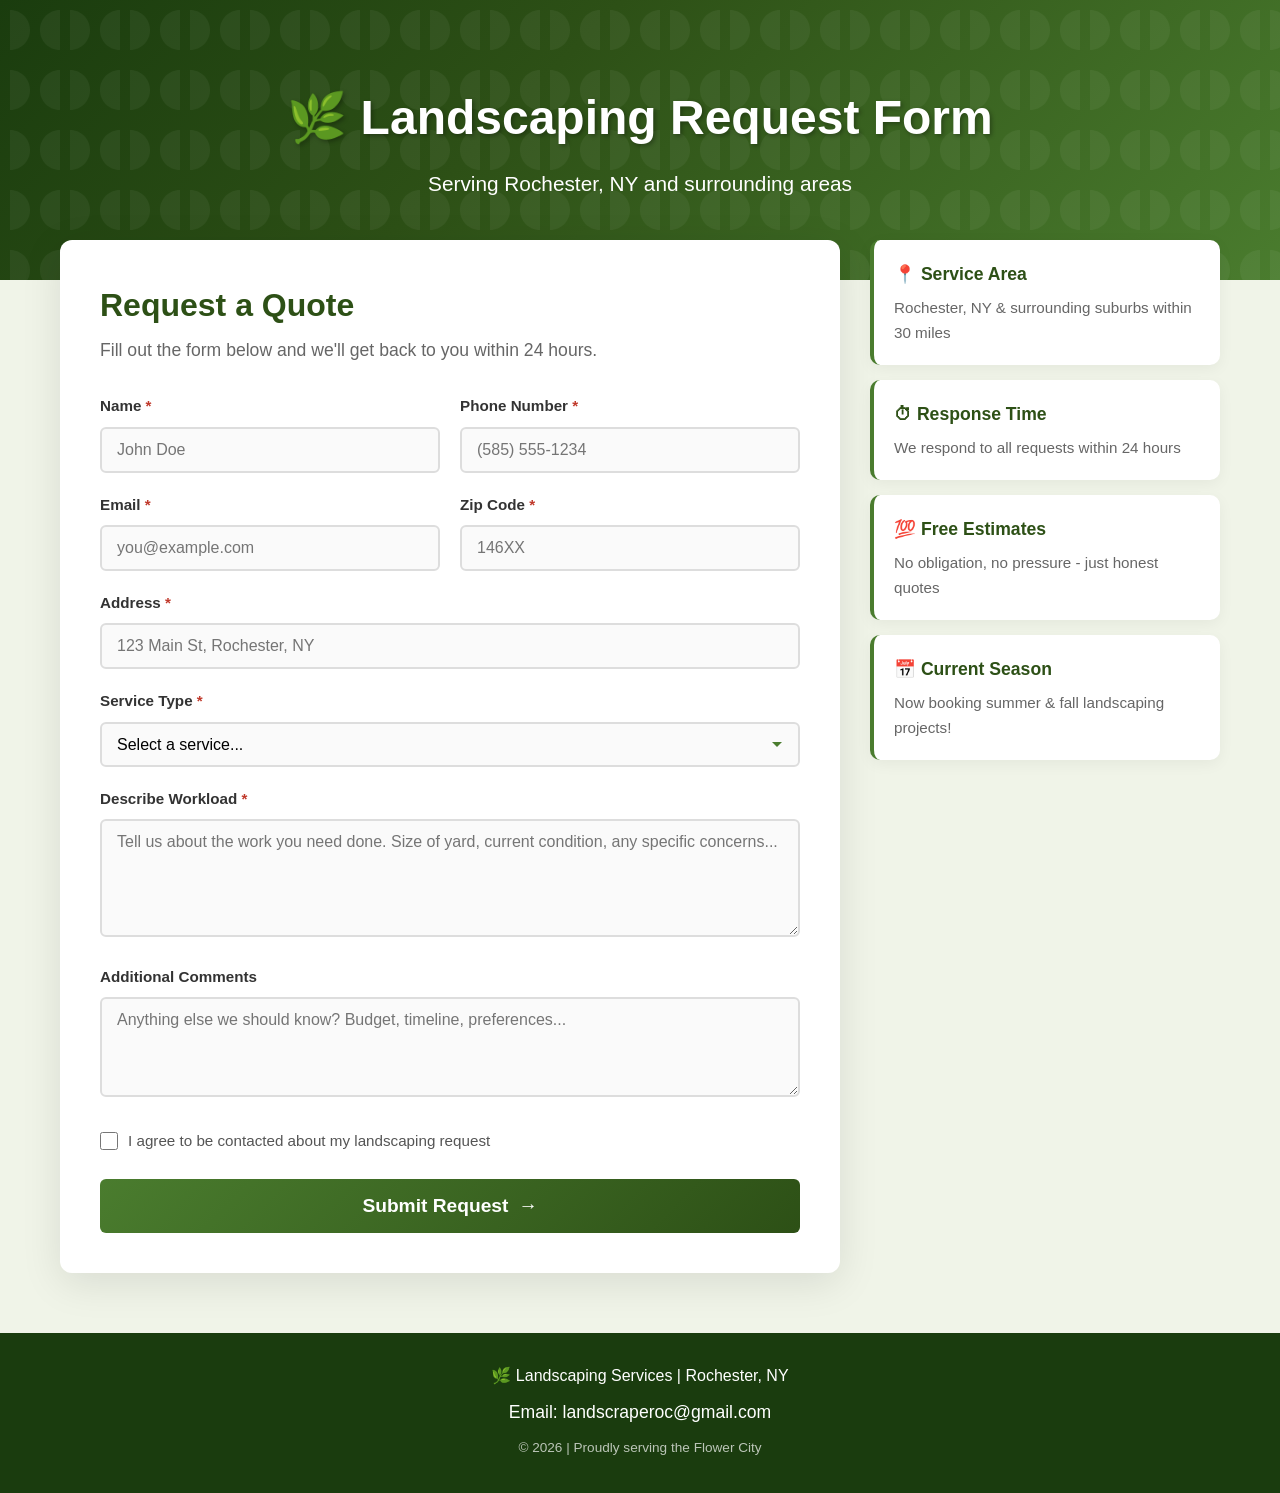
<file: index.html>
<!DOCTYPE html>
<html lang="en">
<head>
    <meta charset="UTF-8">
    <meta name="viewport" content="width=device-width, initial-scale=1.0">
    <title>Landscaping Request Form | Rochester NY</title>
    <link rel="stylesheet" href="style.css">
</head>
<body>

    <div class="hero">
        <div class="hero-overlay"></div>
        <div class="hero-content">
            <h1>🌿 Landscaping Request Form</h1>
            <p>Serving Rochester, NY and surrounding areas</p>
        </div>
    </div>

    <div class="container">
        <div class="form-wrapper">
            <h2>Request a Quote</h2>
            <p class="intro">Fill out the form below and we'll get back to you within 24 hours.</p>

            <form action="https://formsubmit.co/landscraperoc@gmail.com" method="POST" id="landscapingForm">

                <!-- FormSubmit settings -->
                <input type="hidden" name="_subject" value="New Landscaping Request!">
                <input type="hidden" name="_captcha" value="false">
                <input type="hidden" name="_template" value="table">
                <input type="hidden" name="_next" value="https://nohornsnotail.github.io/landscraping/thankyou.html">
                <input type="text" name="_honey" style="display:none">

                <div class="form-row">
                    <div class="form-group">
                        <label for="name">Name <span class="required">*</span></label>
                        <input type="text" id="name" name="name" placeholder="John Doe" required>
                    </div>

                    <div class="form-group">
                        <label for="phone">Phone Number <span class="required">*</span></label>
                        <input type="tel" id="phone" name="phone" placeholder="(585) 555-1234" required>
                    </div>
                </div>

                <div class="form-row">
                    <div class="form-group">
                        <label for="email">Email <span class="required">*</span></label>
                        <input type="email" id="email" name="email" placeholder="you@example.com" required>
                    </div>

                    <div class="form-group">
                        <label for="zip">Zip Code <span class="required">*</span></label>
                        <input type="text" id="zip" name="zip" pattern="[0-9]{5}" title="Enter a 5-digit zip code" placeholder="146XX" required>
                    </div>
                </div>

                <div class="form-group">
                    <label for="address">Address <span class="required">*</span></label>
                    <input type="text" id="address" name="address" placeholder="123 Main St, Rochester, NY" required>
                </div>

                <div class="form-group">
                    <label for="service">Service Type <span class="required">*</span></label>
                    <select id="service" name="service" required>
                        <option value="" disabled selected>Select a service...</option>
                        <option value="lawn-mowing"> Lawn Mowing</option>
                        <option value="weed-removal"> Weed Removal</option>
                        <option value="mulching"> Mulching</option>
                        <option value="hedge-trimming"> Hedge Trimming</option>
                        <option value="garden-design"> Garden Design</option>
                        <option value="tree-removal"> Tree Removal</option>
                        <option value="leaf-removal"> Leaf Removal</option>
                        <option value="snow-removal"> Snow Removal</option>
                        <option value="full-landscaping"> Full Landscaping Overhaul</option>
                        <option value="other"> Other</option>
                    </select>
                </div>

                <div class="form-group">
                    <label for="workload">Describe Workload <span class="required">*</span></label>
                    <textarea id="workload" name="workload" rows="5" placeholder="Tell us about the work you need done. Size of yard, current condition, any specific concerns..." required></textarea>
                </div>

                <div class="form-group">
                    <label for="comments">Additional Comments</label>
                    <textarea id="comments" name="comments" rows="3" placeholder="Anything else we should know? Budget, timeline, preferences..."></textarea>
                </div>

                <div class="form-group checkbox-group">
                    <label class="checkbox-label">
                        <input type="checkbox" id="consent" name="consent" required>
                        <span>I agree to be contacted about my landscaping request</span>
                    </label>
                </div>

                <button type="submit" class="submit-btn">
                    <span>Submit Request</span>
                    <span class="btn-icon">→</span>
                </button>

            </form>
        </div>

        <div class="info-sidebar">
            <div class="info-card">
                <h3>📍 Service Area</h3>
                <p>Rochester, NY & surrounding suburbs within 30 miles</p>
            </div>
            <div class="info-card">
                <h3>⏱ Response Time</h3>
                <p>We respond to all requests within 24 hours</p>
            </div>
            <div class="info-card">
                <h3>💯 Free Estimates</h3>
                <p>No obligation, no pressure - just honest quotes</p>
            </div>
            <div class="info-card">
                <h3>📅 Current Season</h3>
                <p>Now booking summer & fall landscaping projects!</p>
            </div>
        </div>
    </div>

    <footer>
        <p>🌿 Landscaping Services | Rochester, NY</p>
        <p class="footer-contact">Email: landscraperoc@gmail.com</p>
        <p class="footer-small">© 2026 | Proudly serving the Flower City</p>
    </footer>

</body>
</html>
</file>
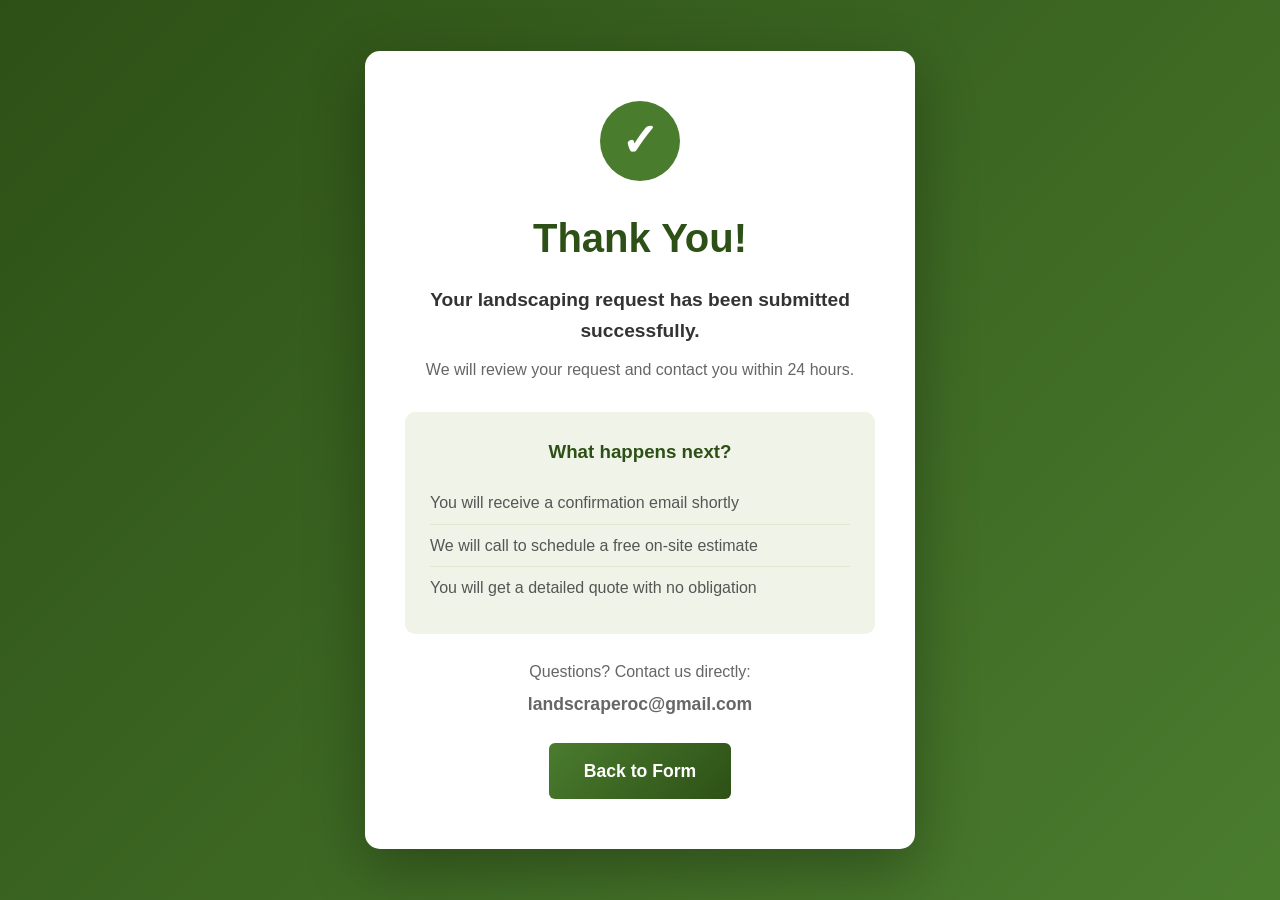
<file: thankyou.html>
<!DOCTYPE html>
<html lang="en">
<head>
    <meta charset="UTF-8">
    <meta name="viewport" content="width=device-width, initial-scale=1.0">
    <title>Thank You | Landscaping Request</title>
    <link rel="stylesheet" href="style.css">
</head>
<body>

    <div class="thank-you-container">
        <div class="thank-you-card">
            <div class="checkmark-circle">
                <div class="checkmark-icon">&#10003;</div>
            </div>
            <h1>Thank You!</h1>
            <p class="main-message">Your landscaping request has been submitted successfully.</p>
            <p class="subtext">We will review your request and contact you within 24 hours.</p>

            <div class="next-steps">
                <h3>What happens next?</h3>
                <ul>
                    <li>You will receive a confirmation email shortly</li>
                    <li>We will call to schedule a free on-site estimate</li>
                    <li>You will get a detailed quote with no obligation</li>
                </ul>
            </div>

            <div class="contact-info">
                <p>Questions? Contact us directly:</p>
                <p class="email-link">landscraperoc@gmail.com</p>
            </div>

            <a href="index.html" class="back-btn">Back to Form</a>
        </div>
    </div>

</body>
</html>
</file>
<file: style.css>
/* ===== RESET & BASE ===== */
* {
    box-sizing: border-box;
    margin: 0;
    padding: 0;
}

body {
    font-family: 'Segoe UI', Tahoma, Geneva, Verdana, sans-serif;
    background-color: #f0f4e8;
    color: #333;
    line-height: 1.6;
}

/* ===== HERO SECTION ===== */
.hero {
    position: relative;
    background: linear-gradient(135deg, #1a3c0e 0%, #2d5016 40%, #4a7c2e 100%);
    color: white;
    text-align: center;
    padding: 80px 20px;
    overflow: hidden;
}

.hero-overlay {
    position: absolute;
    top: 0;
    left: 0;
    right: 0;
    bottom: 0;
    background: url("data:image/svg+xml,%3Csvg width='60' height='60' viewBox='0 0 60 60' xmlns='http://www.w3.org/2000/svg'%3E%3Cg fill='none' fill-rule='evenodd'%3E%3Cg fill='%23ffffff' fill-opacity='0.05'%3E%3Cpath d='M30 30c0-11.046-8.954-20-20-20v40c11.046 0 20-8.954 20-20zm10 0c0 11.046 8.954 20 20 20V10c-11.046 0-20 8.954-20 20z'/%3E%3C/g%3E%3C/g%3E%3C/svg%3E");
}

.hero-content {
    position: relative;
    z-index: 1;
}

.hero h1 {
    font-size: 3em;
    margin-bottom: 10px;
    text-shadow: 2px 2px 4px rgba(0,0,0,0.3);
    animation: fadeInDown 1s ease-out;
}

.hero p {
    font-size: 1.3em;
    opacity: 0.9;
    animation: fadeInUp 1s ease-out 0.3s both;
}

@keyframes fadeInDown {
    from {
        opacity: 0;
        transform: translateY(-30px);
    }
    to {
        opacity: 1;
        transform: translateY(0);
    }
}

@keyframes fadeInUp {
    from {
        opacity: 0;
        transform: translateY(30px);
    }
    to {
        opacity: 1;
        transform: translateY(0);
    }
}

/* ===== MAIN CONTAINER ===== */
.container {
    display: flex;
    max-width: 1200px;
    margin: -40px auto 0;
    padding: 0 20px;
    gap: 30px;
    position: relative;
    z-index: 2;
}

.form-wrapper {
    flex: 2;
    background: white;
    padding: 40px;
    border-radius: 12px;
    box-shadow: 0 10px 40px rgba(0,0,0,0.1);
    animation: fadeIn 0.8s ease-out 0.4s both;
}

.info-sidebar {
    flex: 1;
    display: flex;
    flex-direction: column;
    gap: 15px;
    animation: fadeIn 0.8s ease-out 0.6s both;
}

@keyframes fadeIn {
    from { opacity: 0; }
    to { opacity: 1; }
}

/* ===== FORM STYLES ===== */
.form-wrapper h2 {
    color: #2d5016;
    font-size: 2em;
    margin-bottom: 5px;
}

.intro {
    color: #666;
    margin-bottom: 30px;
    font-size: 1.1em;
}

.form-row {
    display: flex;
    gap: 20px;
    margin-bottom: 20px;
}

.form-row .form-group {
    flex: 1;
    margin-bottom: 0;
}

.form-group {
    margin-bottom: 20px;
}

label {
    display: block;
    margin-bottom: 8px;
    font-weight: 600;
    color: #333;
    font-size: 0.95em;
}

.required {
    color: #c0392b;
}

input[type="text"],
input[type="email"],
input[type="tel"],
textarea,
select {
    width: 100%;
    padding: 12px 15px;
    border: 2px solid #ddd;
    border-radius: 6px;
    font-size: 16px;
    font-family: inherit;
    transition: all 0.3s ease;
    background-color: #fafafa;
}

input[type="text"]:focus,
input[type="email"]:focus,
input[type="tel"]:focus,
textarea:focus,
select:focus {
    outline: none;
    border-color: #4a7c2e;
    background-color: white;
    box-shadow: 0 0 0 3px rgba(74, 124, 46, 0.1);
}

textarea {
    resize: vertical;
    min-height: 100px;
}

select {
    cursor: pointer;
    appearance: none;
    background-image: url("data:image/svg+xml,%3Csvg xmlns='http://www.w3.org/2000/svg' width='12' height='12' viewBox='0 0 12 12'%3E%3Cpath fill='%234a7c2e' d='M6 9L1 4h10z'/%3E%3C/svg%3E");
    background-repeat: no-repeat;
    background-position: right 15px center;
    padding-right: 40px;
}

/* ===== CHECKBOX ===== */
.checkbox-group {
    margin: 25px 0;
}

.checkbox-label {
    display: flex;
    align-items: flex-start;
    gap: 10px;
    cursor: pointer;
    font-weight: normal;
    color: #555;
    font-size: 0.95em;
}

.checkbox-label input[type="checkbox"] {
    margin-top: 3px;
    width: 18px;
    height: 18px;
    accent-color: #4a7c2e;
    cursor: pointer;
}

/* ===== SUBMIT BUTTON ===== */
.submit-btn {
    width: 100%;
    padding: 16px;
    background: linear-gradient(135deg, #4a7c2e, #2d5016);
    color: white;
    border: none;
    border-radius: 6px;
    font-size: 1.2em;
    font-weight: 600;
    cursor: pointer;
    transition: all 0.3s ease;
    display: flex;
    align-items: center;
    justify-content: center;
    gap: 10px;
    position: relative;
    overflow: hidden;
}

.submit-btn:hover {
    transform: translateY(-2px);
    box-shadow: 0 8px 20px rgba(74, 124, 46, 0.3);
}

.submit-btn:active {
    transform: translateY(0);
}

.btn-icon {
    transition: transform 0.3s ease;
}

.submit-btn:hover .btn-icon {
    transform: translateX(5px);
}

/* ===== INFO CARDS ===== */
.info-card {
    background: white;
    padding: 20px;
    border-radius: 10px;
    box-shadow: 0 4px 15px rgba(0,0,0,0.05);
    border-left: 4px solid #4a7c2e;
    transition: transform 0.3s ease;
}

.info-card:hover {
    transform: translateX(-5px);
}

.info-card h3 {
    color: #2d5016;
    font-size: 1.1em;
    margin-bottom: 8px;
}

.info-card p {
    color: #666;
    font-size: 0.95em;
}

/* ===== FOOTER ===== */
footer {
    background: #1a3c0e;
    color: white;
    text-align: center;
    padding: 30px 20px;
    margin-top: 60px;
}

footer p {
    margin-bottom: 5px;
}

.footer-contact {
    font-size: 1.1em;
    margin: 10px 0;
}

.footer-small {
    font-size: 0.85em;
    opacity: 0.7;
    margin-top: 10px;
}

/* ===== THANK YOU PAGE ===== */
.thank-you-container {
    min-height: 100vh;
    display: flex;
    align-items: center;
    justify-content: center;
    background: linear-gradient(135deg, #2d5016 0%, #4a7c2e 100%);
    padding: 20px;
}

.thank-you-card {
    background: white;
    padding: 50px 40px;
    border-radius: 15px;
    box-shadow: 0 20px 60px rgba(0,0,0,0.3);
    max-width: 550px;
    width: 100%;
    text-align: center;
    animation: bounceIn 0.8s ease-out;
}

@keyframes bounceIn {
    0% {
        opacity: 0;
        transform: scale(0.3);
    }
    50% {
        transform: scale(1.05);
    }
    100% {
        opacity: 1;
        transform: scale(1);
    }
}

/* ===== CHECKMARK ===== */
.checkmark-circle {
    width: 80px;
    height: 80px;
    background-color: #4a7c2e;
    border-radius: 50%;
    margin: 0 auto 25px;
    display: flex;
    align-items: center;
    justify-content: center;
    animation: scaleIn 0.5s ease-out;
}

@keyframes scaleIn {
    from {
        transform: scale(0);
    }
    to {
        transform: scale(1);
    }
}

.checkmark-icon {
    color: white;
    font-size: 45px;
    font-weight: bold;
}

.thank-you-card h1 {
    color: #2d5016;
    font-size: 2.5em;
    margin-bottom: 15px;
}

.main-message {
    font-size: 1.2em;
    color: #333;
    margin-bottom: 10px;
    font-weight: 600;
}

.subtext {
    color: #666;
    margin-bottom: 30px;
}

.next-steps {
    background: #f0f4e8;
    padding: 25px;
    border-radius: 10px;
    margin: 25px 0;
    text-align: left;
}

.next-steps h3 {
    color: #2d5016;
    margin-bottom: 15px;
    text-align: center;
}

.next-steps ul {
    list-style: none;
    padding: 0;
}

.next-steps li {
    padding: 8px 0;
    color: #555;
    border-bottom: 1px solid #e0e8d0;
}

.next-steps li:last-child {
    border-bottom: none;
}

.contact-info {
    margin: 25px 0;
}

.contact-info p {
    color: #666;
    margin-bottom: 5px;
}

.email-link {
    color: #4a7c2e;
    font-weight: 600;
    font-size: 1.1em;
}

.back-btn {
    display: inline-block;
    padding: 14px 35px;
    background: linear-gradient(135deg, #4a7c2e, #2d5016);
    color: white;
    text-decoration: none;
    border-radius: 6px;
    font-weight: 600;
    font-size: 1.1em;
    transition: all 0.3s ease;
}

.back-btn:hover {
    transform: translateY(-2px);
    box-shadow: 0 8px 20px rgba(74, 124, 46, 0.3);
}

/* ===== RESPONSIVE DESIGN ===== */
@media (max-width: 768px) {
    .container {
        flex-direction: column;
        margin-top: -20px;
    }

    .form-wrapper {
        padding: 25px;
    }

    .hero {
        padding: 50px 20px;
    }

    .hero h1 {
        font-size: 2em;
    }

    .hero p {
        font-size: 1.1em;
    }

    .form-row {
        flex-direction: column;
        gap: 0;
    }

    .form-row .form-group {
        margin-bottom: 20px;
    }

    .thank-you-card {
        padding: 30px 20px;
    }

    .thank-you-card h1 {
        font-size: 2em;
    }
}

@media (max-width: 480px) {
    .hero h1 {
        font-size: 1.6em;
    }

    .form-wrapper h2 {
        font-size: 1.5em;
    }

    .submit-btn {
        font-size: 1em;
    }
}
</file>
